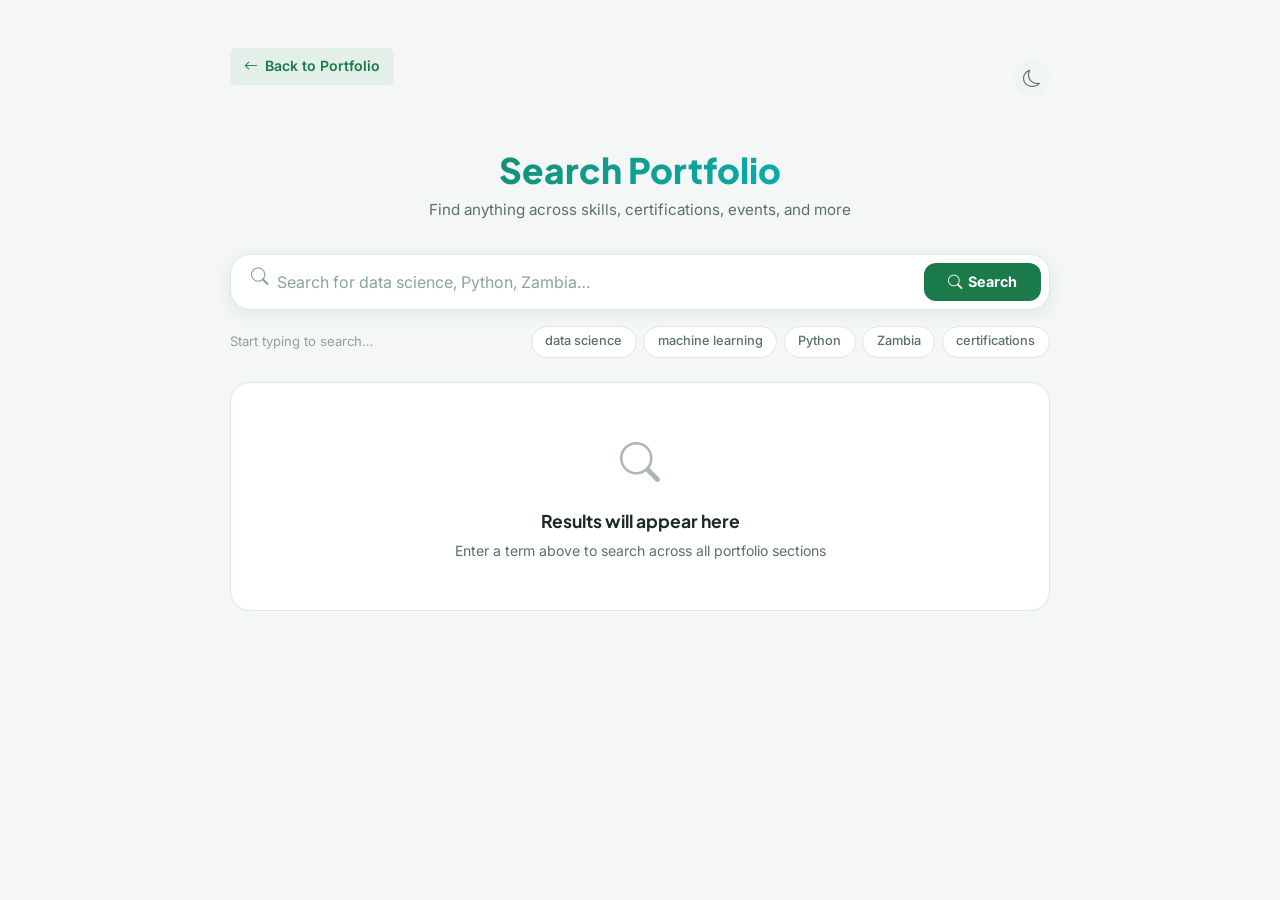
<file: search.html>
<!DOCTYPE html>
<html lang="en">
<head>
  <meta charset="UTF-8" />
  <meta name="viewport" content="width=device-width, initial-scale=1.0" />
  <meta name="theme-color" content="#1a7a4a" />
  <title>Search – Billiat Kachembo Portfolio</title>
  <meta name="description" content="Search across Billiat Kachembo's portfolio – data science projects, certifications, skills, and more." />
  <meta name="robots" content="noindex, follow" />
  <link rel="canonical" href="https://billiatkachembo.github.io/billiat-kachembo/search.html" />
  <link rel="icon" type="image/png" href="favicon.png" />
  <link rel="stylesheet" href="style.css" />
  <link rel="stylesheet" href="https://cdn.jsdelivr.net/npm/bootstrap-icons@1.11.3/font/bootstrap-icons.min.css" />
  <style>
    /* Search-page specific styles */
    .search-page { max-width: 860px; margin: 0 auto; padding: 2rem 1.25rem 4rem; }

    .search-hero { text-align: center; padding: 2.5rem 0 2rem; }
    .search-hero h1 { font-size: clamp(1.6rem, 4vw, 2.2rem); font-weight: 800; font-family: var(--font-head); }
    .search-hero p { color: var(--text-muted); font-size: 0.95rem; margin-top: 0.4rem; }

    .search-box-wrap {
      display: flex;
      gap: 0.5rem;
      background: var(--surface);
      border: 1.5px solid var(--border);
      border-radius: var(--radius-lg);
      padding: 0.5rem 0.5rem 0.5rem 1.25rem;
      box-shadow: var(--shadow);
      margin-bottom: 1rem;
      transition: box-shadow 0.25s, border-color 0.25s;
    }
    .search-box-wrap:focus-within {
      border-color: var(--primary);
      box-shadow: 0 0 0 3px rgba(26,122,74,0.15);
    }
    #search-input {
      flex: 1;
      border: none;
      background: transparent;
      font-size: 1rem;
      color: var(--text);
      font-family: var(--font-body);
      outline: none;
      padding: 0.4rem 0;
    }
    #search-input::placeholder { color: var(--text-light); }
    .search-btn {
      padding: 0.65rem 1.5rem;
      background: var(--primary);
      color: white;
      border: none;
      border-radius: var(--radius);
      font-weight: 700;
      font-size: 0.9rem;
      display: flex;
      align-items: center;
      gap: 0.4rem;
      transition: background 0.2s;
      white-space: nowrap;
    }
    .search-btn:hover { background: var(--primary-dark); }

    .search-meta {
      display: flex;
      align-items: center;
      justify-content: space-between;
      flex-wrap: wrap;
      gap: 0.5rem;
      margin-bottom: 1rem;
      font-size: 0.82rem;
      color: var(--text-light);
    }
    .suggestions { display: flex; flex-wrap: wrap; gap: 0.4rem; }
    .suggestion {
      padding: 0.3rem 0.85rem;
      background: var(--surface);
      border: 1px solid var(--border);
      border-radius: var(--radius-lg);
      font-size: 0.8rem;
      font-weight: 500;
      color: var(--text-muted);
      cursor: pointer;
      transition: all 0.2s;
    }
    .suggestion:hover { background: var(--primary); color: white; border-color: var(--primary); }

    /* Results */
    .results-list { display: flex; flex-direction: column; gap: 1rem; margin-top: 1.5rem; }
    .result-card {
      background: var(--surface);
      border: 1px solid var(--border);
      border-radius: var(--radius);
      padding: 1.25rem 1.5rem;
      box-shadow: var(--shadow-sm);
      border-left: 3px solid var(--primary);
      transition: var(--transition);
    }
    .result-card:hover { box-shadow: var(--shadow-hover); transform: translateY(-2px); }
    .result-title { font-size: 1rem; font-weight: 700; color: var(--primary); margin-bottom: 0.4rem; }
    .result-title a { color: inherit; }
    .result-title a:hover { text-decoration: underline; }
    .result-snippet { font-size: 0.88rem; color: var(--text-muted); line-height: 1.6; margin-bottom: 0.5rem; }
    .result-url { font-size: 0.78rem; color: var(--text-light); display: flex; align-items: center; gap: 0.35rem; }

    mark { background: rgba(26,122,74,0.15); color: var(--primary); border-radius: 3px; padding: 0 2px; }

    .empty-state {
      text-align: center;
      padding: 3rem 1rem;
      background: var(--surface);
      border: 1px solid var(--border);
      border-radius: var(--radius-lg);
      color: var(--text-muted);
    }
    .empty-state i { font-size: 2.5rem; margin-bottom: 1rem; display: block; opacity: 0.5; }
    .empty-state h3 { font-size: 1.1rem; margin-bottom: 0.5rem; color: var(--text); }
    .empty-state p { font-size: 0.88rem; }

    /* Loading dots */
    .loading-dots { display: flex; gap: 0.4rem; justify-content: center; padding: 2rem; }
    .loading-dots span {
      width: 10px; height: 10px; border-radius: 50%;
      background: var(--primary); opacity: 0.3;
      animation: dotPulse 1.2s ease-in-out infinite;
    }
    .loading-dots span:nth-child(2) { animation-delay: 0.2s; }
    .loading-dots span:nth-child(3) { animation-delay: 0.4s; }
    @keyframes dotPulse {
      0%, 100% { opacity: 0.3; transform: scale(0.8); }
      50% { opacity: 1; transform: scale(1); }
    }

    /* Back link */
    .back-link {
      display: inline-flex;
      align-items: center;
      gap: 0.4rem;
      font-size: 0.88rem;
      font-weight: 600;
      color: var(--primary);
      margin-bottom: 1.5rem;
      padding: 0.45rem 0.9rem;
      background: rgba(26,122,74,0.07);
      border-radius: var(--radius-sm);
      transition: background 0.2s;
    }
    .back-link:hover { background: rgba(26,122,74,0.15); }

    /* Theme toggle corner */
    .search-nav {
      display: flex;
      align-items: center;
      justify-content: space-between;
      padding: 1rem 0 0;
    }

    @media (max-width: 600px) {
      .search-box-wrap { flex-direction: column; padding: 0.75rem; }
      .search-btn { width: 100%; justify-content: center; }
      #search-input { font-size: 0.95rem; }
    }
  </style>
</head>
<body>

<div class="search-page">

  <!-- Nav bar -->
  <div class="search-nav">
    <a href="index.html" class="back-link">
      <i class="bi bi-arrow-left"></i> Back to Portfolio
    </a>
    <button id="theme-toggle" class="btn-icon" aria-label="Toggle theme">
      <i id="theme-icon" class="bi bi-moon"></i>
    </button>
  </div>

  <!-- Hero -->
  <div class="search-hero">
    <h1 class="gradient-text">Search Portfolio</h1>
    <p>Find anything across skills, certifications, events, and more</p>
  </div>

  <!-- Search box -->
  <div class="search-box-wrap">
    <i class="bi bi-search" style="color:var(--text-light); font-size:1.1rem;"></i>
    <input type="text" id="search-input" placeholder="Search for data science, Python, Zambia…" autocomplete="off" />
    <button class="search-btn" id="search-btn">
      <i class="bi bi-search"></i> Search
    </button>
  </div>

  <!-- Meta + suggestions -->
  <div class="search-meta">
    <span id="search-stats">Start typing to search…</span>
    <div class="suggestions">
      <span class="suggestion" data-q="data science">data science</span>
      <span class="suggestion" data-q="machine learning">machine learning</span>
      <span class="suggestion" data-q="Python">Python</span>
      <span class="suggestion" data-q="Zambia">Zambia</span>
      <span class="suggestion" data-q="certifications">certifications</span>
    </div>
  </div>

  <!-- Results -->
  <div class="results-list" id="results-container">
    <div class="empty-state">
      <i class="bi bi-search"></i>
      <h3>Results will appear here</h3>
      <p>Enter a term above to search across all portfolio sections</p>
    </div>
  </div>

</div>

<script>
(function () {
  // ---- Theme ----
  const icon = document.getElementById('theme-icon');
  function applyTheme(dark) {
    document.body.classList.toggle('dark', dark);
    icon.className = dark ? 'bi bi-sun' : 'bi bi-moon';
    localStorage.setItem('theme', dark ? 'dark' : 'light');
  }
  const saved = localStorage.getItem('theme');
  if (saved) applyTheme(saved === 'dark');
  else if (matchMedia('(prefers-color-scheme:dark)').matches) applyTheme(true);
  document.getElementById('theme-toggle').addEventListener('click', () => applyTheme(!document.body.classList.contains('dark')));

  // ---- Suggestions ----
  document.querySelectorAll('.suggestion').forEach(s => {
    s.addEventListener('click', () => {
      const q = s.dataset.q;
      document.getElementById('search-input').value = q;
      performSearch(q);
    });
  });

  // ---- Search index ----
  let index = null;

  async function buildIndex() {
    document.getElementById('results-container').innerHTML = '<div class="loading-dots"><span></span><span></span><span></span></div>';
    document.getElementById('search-stats').textContent = 'Loading content…';
    try {
      const res  = await fetch('index.html');
      const html = await res.text();
      const doc  = new DOMParser().parseFromString(html, 'text/html');
      const items = [];
      doc.querySelectorAll('section[id]').forEach(sec => {
        const title = (sec.querySelector('h2, h1') || {}).textContent || sec.id;
        const text  = sec.textContent.replace(/\s+/g, ' ').trim();
        if (text.length > 10) items.push({ title: title.trim(), text, url: `index.html#${sec.id}` });
      });
      index = items.map(i => ({ ...i, tl: i.title.toLowerCase(), xl: i.text.toLowerCase() }));
    } catch {
      index = [
        { title: 'About Me',       text: 'Billiat Kachembo is a Data Scientist from Zambia. Curious, analytical, always learning.',                                   url: 'index.html#about' },
        { title: 'Core Skills',    text: 'Data Analysis, Machine Learning, Innovation, Python, R, SQL, AI, Data Visualization',                                       url: 'index.html#skills' },
        { title: 'Certifications', text: 'IBM Data Science Professional Certificate, Google Data Analytics Professional Certificate, Coursera, Python, SQL, Tableau',   url: 'index.html#certifications' },
        { title: 'Education',      text: 'BSc Data Science at Kapasa Makasa University, Zambia',                                                                      url: 'index.html#education' },
        { title: 'Contact',        text: 'Lusaka Zambia, +260777771921, +260965169247, billiatkachembo1@gmail.com',                                                   url: 'index.html#contact' },
      ].map(i => ({ ...i, tl: i.title.toLowerCase(), xl: i.text.toLowerCase() }));
    }

    const params = new URLSearchParams(location.search);
    const q = params.get('q');
    if (q) { document.getElementById('search-input').value = q; performSearch(q); }
    else { document.getElementById('results-container').innerHTML = '<div class="empty-state"><i class="bi bi-search"></i><h3>Results will appear here</h3><p>Enter a term above to search across all portfolio sections</p></div>'; document.getElementById('search-stats').textContent = 'Start typing to search…'; }

    document.getElementById('search-input').addEventListener('input', debounce(e => performSearch(e.target.value.trim()), 220));
    document.getElementById('search-btn').addEventListener('click', () => performSearch(document.getElementById('search-input').value.trim()));
    document.getElementById('search-input').addEventListener('keydown', e => { if (e.key === 'Enter') performSearch(e.target.value.trim()); });
  }

  function performSearch(q) {
    const url = new URL(location); url.searchParams.set('q', q); history.replaceState({}, '', url);
    if (q.length < 2) {
      document.getElementById('results-container').innerHTML = q.length === 0
        ? '<div class="empty-state"><i class="bi bi-search"></i><h3>Results will appear here</h3><p>Enter a term above to search</p></div>'
        : '<div class="empty-state"><i class="bi bi-exclamation-circle"></i><h3>Keep typing…</h3><p>Enter at least 2 characters</p></div>';
      document.getElementById('search-stats').textContent = 'Start typing to search…';
      return;
    }
    const t0 = performance.now();
    const results = doSearch(q);
    const ms = (performance.now() - t0).toFixed(1);
    renderResults(results, q);
    document.getElementById('search-stats').textContent = `${results.length} result${results.length !== 1 ? 's' : ''} in ${ms}ms`;
  }

  function doSearch(q) {
    const term = q.toLowerCase();
    return (index || [])
      .map(item => {
        const inTitle   = item.tl.includes(term);
        const inContent = item.xl.includes(term);
        if (!inTitle && !inContent) return null;
        return { title: item.title, snippet: snippet(item.text, term, inTitle), url: item.url, score: inTitle ? 2 : 1 };
      })
      .filter(Boolean)
      .sort((a, b) => b.score - a.score);
  }

  function snippet(text, term, isTitle) {
    if (isTitle) return text.length > 160 ? text.slice(0, 160) + '…' : text;
    const idx   = text.toLowerCase().indexOf(term);
    if (idx < 0) return text.slice(0, 160) + '…';
    const start = Math.max(0, idx - 50);
    const end   = Math.min(text.length, idx + term.length + 100);
    return (start > 0 ? '…' : '') + text.slice(start, end) + (end < text.length ? '…' : '');
  }

  function hl(text, term) {
    const esc = term.replace(/[.*+?^${}()|[\]\\]/g, '\\$&');
    return text.replace(new RegExp(`(${esc})`, 'gi'), '<mark>$1</mark>');
  }

  function renderResults(results, q) {
    const container = document.getElementById('results-container');
    if (!results.length) {
      container.innerHTML = `<div class="empty-state"><i class="bi bi-search"></i><h3>No results for "${q}"</h3><p>Try different keywords</p></div>`;
      return;
    }
    container.innerHTML = '';
    const frag = document.createDocumentFragment();
    results.forEach(r => {
      const div = document.createElement('div');
      div.className = 'result-card';
      div.innerHTML = `
        <div class="result-title"><a href="${r.url}">${hl(r.title, q)}</a></div>
        <div class="result-snippet">${hl(r.snippet, q)}</div>
        <div class="result-url"><i class="bi bi-link-45deg"></i>${r.url}</div>`;
      frag.appendChild(div);
    });
    container.appendChild(frag);
  }

  function debounce(fn, delay) {
    let t;
    return (...args) => { clearTimeout(t); t = setTimeout(() => fn(...args), delay); };
  }

  buildIndex();
})();
</script>
</body>
</html>
</file>
<file: style.css>
/* =============================================
   BILLIAT KACHEMBO — PORTFOLIO STYLESHEET
   ============================================= */

/* --- Google Fonts --- */
@import url('https://fonts.googleapis.com/css2?family=Plus+Jakarta+Sans:wght@400;500;600;700;800&family=Inter:wght@300;400;500;600&display=swap');

/* --- CSS Variables --- */
:root {
  /* Colors */
  --primary:        #1a7a4a;
  --primary-light:  #21a362;
  --primary-dark:   #145e38;
  --accent:         #06c1db;
  --accent-light:   #3bd6ed;
  --danger:         #ef4444;
  --warning:        #f59e0b;

  /* Backgrounds & surfaces */
  --bg:             #f4f7f5;
  --surface:        #ffffff;
  --surface-2:      #f0f4f2;
  --border:         #dde8e2;

  /* Text */
  --text:           #1c2b22;
  --text-muted:     #5a7263;
  --text-light:     #8aa596;

  /* Shadows */
  --shadow-sm:      0 1px 4px rgba(26,122,74,0.08);
  --shadow:         0 4px 16px rgba(26,122,74,0.10);
  --shadow-lg:      0 12px 40px rgba(26,122,74,0.15);
  --shadow-hover:   0 8px 28px rgba(26,122,74,0.20);

  /* Radii */
  --radius-sm:      6px;
  --radius:         12px;
  --radius-lg:      20px;
  --radius-xl:      32px;

  /* Typography */
  --font-head:      'Plus Jakarta Sans', sans-serif;
  --font-body:      'Inter', sans-serif;

  /* Transitions */
  --transition:     all 0.25s ease;
}

/* Dark Mode Variables */
body.dark {
  --bg:             #0f1a14;
  --surface:        #1a2820;
  --surface-2:      #243320;
  --border:         #2a4035;
  --text:           #e8f0eb;
  --text-muted:     #8fba9f;
  --text-light:     #5a7a65;
  --shadow-sm:      0 1px 4px rgba(0,0,0,0.3);
  --shadow:         0 4px 16px rgba(0,0,0,0.4);
  --shadow-lg:      0 12px 40px rgba(0,0,0,0.5);
}

/* --- Reset & Base --- */
*, *::before, *::after { box-sizing: border-box; margin: 0; padding: 0; }

html { scroll-behavior: smooth; }

body {
  font-family: var(--font-body);
  background: var(--bg);
  color: var(--text);
  line-height: 1.6;
  overflow-x: hidden;
  transition: background 0.3s ease, color 0.3s ease;
}

img { max-width: 100%; height: auto; display: block; }
a { text-decoration: none; color: inherit; }
ul { list-style: none; }
button { font-family: var(--font-body); cursor: pointer; }

h1, h2, h3, h4, h5 { font-family: var(--font-head); line-height: 1.2; }

/* --- Loader --- */
.loader-wrapper {
  position: fixed;
  inset: 0;
  background: #0f1a14;
  display: flex;
  flex-direction: column;
  align-items: center;
  justify-content: center;
  z-index: 9999;
  opacity: 1;
  transition: opacity 0.8s ease;
}
.loader-wrapper.fade-out { opacity: 0; pointer-events: none; }

.infinity-loader { width: 100px; height: 50px; }
.infinity-loader path {
  stroke: var(--primary-light);
  stroke-width: 5;
  fill: none;
  stroke-linecap: round;
  stroke-dasharray: 400;
  stroke-dashoffset: 400;
  animation: drawPath 2s linear infinite;
}
@keyframes drawPath {
  0%   { stroke-dashoffset: 400; }
  50%  { stroke-dashoffset: 0; }
  100% { stroke-dashoffset: 400; }
}
.percentage-text {
  color: #d1d5db;
  font-size: 1.25rem;
  font-weight: 700;
  margin-top: 1rem;
  font-family: var(--font-head);
}

/* --- Navbar --- */
.navbar {
  position: sticky;
  top: 0;
  z-index: 1000;
  display: flex;
  align-items: center;
  justify-content: space-between;
  padding: 0.85rem 2rem;
  background: var(--surface);
  border-bottom: 1px solid var(--border);
  box-shadow: var(--shadow-sm);
  transition: var(--transition);
  gap: 1rem;
}
.nav-left { flex-shrink: 0; }
.navbar-brand {
  display: flex;
  align-items: center;
  gap: 0.5rem;
  font-family: var(--font-head);
  font-size: 1.3rem;
  font-weight: 800;
  color: var(--primary);
}
.navbar-brand i { font-size: 1.5rem; }

.nav-center { flex: 1; display: flex; justify-content: center; }
.nav-links {
  display: flex;
  align-items: center;
  gap: 0.25rem;
}
.nav-links a {
  display: flex;
  align-items: center;
  gap: 0.35rem;
  padding: 0.45rem 0.85rem;
  border-radius: var(--radius-sm);
  font-size: 0.9rem;
  font-weight: 500;
  color: var(--text-muted);
  transition: var(--transition);
}
.nav-links a:hover,
.nav-links a.active {
  color: var(--primary);
  background: rgba(26,122,74,0.08);
}

/* Dropdown */
.dropdown { position: relative; }
.dropdown-menu {
  position: absolute;
  top: calc(100% + 6px);
  left: 0;
  background: var(--surface);
  border: 1px solid var(--border);
  border-radius: var(--radius);
  padding: 0.5rem;
  min-width: 180px;
  box-shadow: var(--shadow);
  opacity: 0;
  visibility: hidden;
  transform: translateY(-6px);
  transition: var(--transition);
  z-index: 200;
}
.dropdown:hover .dropdown-menu {
  opacity: 1;
  visibility: visible;
  transform: translateY(0);
}
.dropdown-menu li a {
  display: block;
  padding: 0.5rem 0.75rem;
  border-radius: var(--radius-sm);
  font-size: 0.88rem;
  color: var(--text-muted);
}
.dropdown-menu li a:hover {
  background: rgba(26,122,74,0.08);
  color: var(--primary);
}

/* Nav Right */
.nav-right {
  display: flex;
  align-items: center;
  gap: 0.5rem;
  flex-shrink: 0;
}
.nav-social a {
  display: inline-flex;
  align-items: center;
  justify-content: center;
  width: 32px;
  height: 32px;
  border-radius: 50%;
  font-size: 1rem;
  color: var(--text-muted);
  transition: var(--transition);
}
.nav-social a:hover { color: var(--primary); background: rgba(26,122,74,0.08); }

.nav-search-link {
  display: flex;
  align-items: center;
  gap: 0.35rem;
  padding: 0.4rem 0.8rem;
  border-radius: var(--radius-sm);
  font-size: 0.88rem;
  font-weight: 500;
  color: var(--primary);
  background: rgba(26,122,74,0.08);
  transition: var(--transition);
}
.nav-search-link:hover { background: rgba(26,122,74,0.15); }

.btn-icon {
  display: flex;
  align-items: center;
  justify-content: center;
  width: 36px;
  height: 36px;
  border-radius: 50%;
  border: none;
  background: var(--surface-2);
  color: var(--text-muted);
  font-size: 1.1rem;
  transition: var(--transition);
}
.btn-icon:hover { background: rgba(26,122,74,0.1); color: var(--primary); }

/* Mobile toggle */
.mobile-toggle-container {
  display: none;
  position: fixed;
  top: 0.9rem;
  right: 1rem;
  z-index: 1900;
  gap: 0.4rem;
}
.mobile-menu-toggle {
  display: flex;
  align-items: center;
  justify-content: center;
  width: 38px;
  height: 38px;
  border-radius: var(--radius-sm);
  border: none;
  background: var(--surface);
  color: var(--text);
  font-size: 1.4rem;
  box-shadow: var(--shadow);
}

/* Mobile Drawer */
.mobile-menu {
  position: fixed;
  top: 0;
  right: -100%;
  width: min(320px, 85vw);
  height: 100%;
  background: var(--surface);
  box-shadow: -4px 0 20px rgba(0,0,0,0.15);
  transition: right 0.3s cubic-bezier(0.4,0,0.2,1);
  z-index: 2000;
  overflow-y: auto;
  padding: 1.5rem;
  display: flex;
  flex-direction: column;
  gap: 1.5rem;
}
.mobile-menu.active { right: 0; }

.mobile-menu-header {
  display: flex;
  justify-content: space-between;
  align-items: center;
}
.mobile-menu-header .navbar-brand { font-size: 1.1rem; }
.mobile-menu-close {
  display: flex;
  align-items: center;
  justify-content: center;
  width: 34px;
  height: 34px;
  border: none;
  background: var(--surface-2);
  border-radius: 50%;
  font-size: 1.2rem;
  color: var(--text);
  cursor: pointer;
}

.mobile-nav-links { display: flex; flex-direction: column; gap: 0.25rem; }
.mobile-nav-links a {
  display: flex;
  align-items: center;
  gap: 0.6rem;
  padding: 0.7rem 0.9rem;
  border-radius: var(--radius-sm);
  font-weight: 500;
  font-size: 0.95rem;
  color: var(--text-muted);
  transition: var(--transition);
}
.mobile-nav-links a:hover { color: var(--primary); background: rgba(26,122,74,0.08); }

.mobile-search-box {
  display: flex;
  gap: 0.5rem;
}
.mobile-search-box input {
  flex: 1;
  padding: 0.6rem 0.9rem;
  border: 1px solid var(--border);
  border-radius: var(--radius-sm);
  background: var(--bg);
  color: var(--text);
  font-size: 0.9rem;
}
.mobile-search-box button {
  padding: 0.6rem 1rem;
  background: var(--primary);
  color: white;
  border: none;
  border-radius: var(--radius-sm);
  font-size: 0.88rem;
  font-weight: 600;
}

.mobile-social {
  display: flex;
  gap: 0.75rem;
}
.mobile-social a {
  display: flex;
  align-items: center;
  justify-content: center;
  width: 36px;
  height: 36px;
  border-radius: 50%;
  background: var(--surface-2);
  color: var(--text-muted);
  font-size: 1rem;
  transition: var(--transition);
}
.mobile-social a:hover { background: rgba(26,122,74,0.15); color: var(--primary); }

.mobile-menu-overlay {
  position: fixed;
  inset: 0;
  background: rgba(0,0,0,0.45);
  opacity: 0;
  visibility: hidden;
  transition: 0.3s;
  z-index: 1800;
}
.mobile-menu-overlay.active { opacity: 1; visibility: visible; }
body.menu-open { overflow: hidden; }

@media (max-width: 992px) {
  .nav-center, .nav-social { display: none; }
  .mobile-toggle-container { display: flex; }
}
@media (min-width: 993px) {
  .mobile-menu, .mobile-menu-overlay, .mobile-toggle-container { display: none !important; }
}

/* --- Gradient Text Utility --- */
.gradient-text {
  background: linear-gradient(135deg, var(--primary) 0%, var(--accent) 100%);
  -webkit-background-clip: text;
  background-clip: text;
  -webkit-text-fill-color: transparent;
}

/* --- Section Headers --- */
.section-header {
  text-align: center;
  margin-bottom: 3rem;
}
.section-header h2 {
  font-size: clamp(1.8rem, 4vw, 2.5rem);
  font-weight: 800;
  margin-bottom: 0.75rem;
}
.section-header p {
  font-size: 1rem;
  color: var(--text-muted);
  max-width: 600px;
  margin: 0 auto;
}
.section-divider {
  width: 50px;
  height: 4px;
  background: linear-gradient(90deg, var(--primary), var(--accent));
  border-radius: 2px;
  margin: 0.75rem auto 0;
}

/* --- Hero --- */
.hero-section {
  position: relative;
  min-height: 100vh;
  display: flex;
  flex-direction: column;
  align-items: center;
  justify-content: center;
  overflow: hidden;
  background: radial-gradient(ellipse 80% 60% at 60% 40%, rgba(26,122,74,0.12) 0%, transparent 70%),
              radial-gradient(ellipse 60% 50% at 10% 80%, rgba(6,193,219,0.10) 0%, transparent 60%),
              var(--bg);
}
body.dark .hero-section {
  background: radial-gradient(ellipse 80% 60% at 60% 40%, rgba(26,122,74,0.18) 0%, transparent 70%),
              radial-gradient(ellipse 60% 50% at 10% 80%, rgba(6,193,219,0.12) 0%, transparent 60%),
              var(--bg);
}

/* Canvas */
.hero-canvas {
  position: absolute;
  inset: 0;
  width: 100%;
  height: 100%;
  pointer-events: none;
  z-index: 0;
}

/* Glow orbs */
.hero-orb {
  position: absolute;
  border-radius: 50%;
  filter: blur(90px);
  pointer-events: none;
  z-index: 0;
}
.hero-orb-1 {
  width: 520px; height: 520px;
  background: radial-gradient(circle, rgba(26,122,74,0.22), transparent 70%);
  top: -12%; left: -8%;
  animation: orbFloat 14s ease-in-out infinite alternate;
}
.hero-orb-2 {
  width: 420px; height: 420px;
  background: radial-gradient(circle, rgba(6,193,219,0.18), transparent 70%);
  bottom: -10%; right: -6%;
  animation: orbFloat 18s ease-in-out infinite alternate-reverse;
}
.hero-orb-3 {
  width: 280px; height: 280px;
  background: radial-gradient(circle, rgba(26,122,74,0.15), transparent 70%);
  top: 50%; right: 15%;
  animation: orbFloat 10s ease-in-out infinite alternate;
}
@keyframes orbFloat {
  from { transform: translate(0, 0) scale(1); }
  to   { transform: translate(30px, 20px) scale(1.08); }
}

/* Grid overlay */
.hero-grid-overlay {
  position: absolute;
  inset: 0;
  background-image:
    linear-gradient(rgba(26,122,74,0.06) 1px, transparent 1px),
    linear-gradient(90deg, rgba(26,122,74,0.06) 1px, transparent 1px);
  background-size: 48px 48px;
  mask-image: radial-gradient(ellipse 80% 80% at 50% 50%, black 30%, transparent 80%);
  z-index: 0;
  pointer-events: none;
}

/* Inner layout */
.hero-inner {
  position: relative;
  z-index: 2;
  display: grid;
  grid-template-columns: 1fr 420px;
  gap: 4rem;
  align-items: center;
  max-width: 1100px;
  width: 100%;
  padding: 6rem 2rem 4rem;
}

/* Text column */
.hero-text-col { display: flex; flex-direction: column; gap: 1.1rem; }

.hero-badge {
  display: inline-flex;
  align-items: center;
  gap: 0.5rem;
  padding: 0.4rem 1rem;
  background: rgba(26,122,74,0.1);
  border: 1px solid rgba(26,122,74,0.25);
  border-radius: 999px;
  font-size: 0.8rem;
  font-weight: 600;
  color: var(--primary);
  width: fit-content;
  letter-spacing: 0.02em;
}
.hero-badge-dot {
  width: 8px; height: 8px;
  background: var(--primary);
  border-radius: 50%;
  animation: pulse 2s infinite;
}
@keyframes pulse {
  0%, 100% { box-shadow: 0 0 0 0 rgba(26,122,74,0.5); }
  50%       { box-shadow: 0 0 0 5px rgba(26,122,74,0); }
}

.hero-greeting {
  font-size: clamp(1rem, 2vw, 1.2rem);
  color: var(--text-muted);
  font-weight: 500;
}
.hero-title {
  font-family: var(--font-head);
  font-size: clamp(3.2rem, 7vw, 5.5rem);
  font-weight: 800;
  line-height: 1.0;
  background: linear-gradient(135deg, var(--primary) 0%, var(--accent) 60%, var(--primary-light) 100%);
  -webkit-background-clip: text;
  background-clip: text;
  -webkit-text-fill-color: transparent;
  letter-spacing: -0.02em;
}
.typewriter-cursor {
  display: inline-block;
  width: 3px;
  height: 0.85em;
  background: var(--primary);
  animation: blink 0.7s steps(1) infinite;
  margin-left: 3px;
  vertical-align: middle;
  border-radius: 2px;
}
@keyframes blink { 0%, 100% { opacity: 1; } 50% { opacity: 0; } }

.hero-role {
  font-size: clamp(0.88rem, 1.5vw, 1rem);
  font-weight: 600;
  color: var(--text-muted);
  letter-spacing: 0.04em;
  text-transform: uppercase;
}
.hero-role-sep { color: var(--accent); margin: 0 0.35rem; }

.hero-subtitle {
  font-size: clamp(0.92rem, 1.6vw, 1.05rem);
  color: var(--text-muted);
  max-width: 480px;
  line-height: 1.7;
}

/* CTA buttons */
.hero-cta-row { display: flex; gap: 0.75rem; flex-wrap: wrap; margin-top: 0.5rem; }
.hero-btn-primary {
  padding: 0.8rem 1.8rem;
  background: var(--primary);
  color: white;
  border-radius: var(--radius-sm);
  font-weight: 700;
  font-size: 0.9rem;
  transition: var(--transition);
  box-shadow: 0 4px 20px rgba(26,122,74,0.35);
}
.hero-btn-primary:hover {
  background: var(--primary-dark);
  transform: translateY(-2px);
  box-shadow: 0 8px 28px rgba(26,122,74,0.45);
}
.hero-btn-ghost {
  padding: 0.8rem 1.8rem;
  border: 1.5px solid var(--border);
  color: var(--text);
  border-radius: var(--radius-sm);
  font-weight: 700;
  font-size: 0.9rem;
  transition: var(--transition);
  background: var(--surface);
}
.hero-btn-ghost:hover {
  border-color: var(--primary);
  color: var(--primary);
  background: rgba(26,122,74,0.06);
  transform: translateY(-2px);
}

/* Stats row */
.hero-stats {
  display: flex;
  align-items: center;
  gap: 1.5rem;
  margin-top: 0.5rem;
}
.hero-stat { display: flex; flex-direction: column; gap: 0.1rem; }
.hero-stat strong {
  font-size: 1.5rem;
  font-weight: 800;
  font-family: var(--font-head);
  background: linear-gradient(135deg, var(--primary), var(--accent));
  -webkit-background-clip: text;
  background-clip: text;
  -webkit-text-fill-color: transparent;
  line-height: 1;
}
.hero-stat span { font-size: 0.75rem; color: var(--text-light); font-weight: 500; text-transform: uppercase; letter-spacing: 0.04em; }
.hero-stat-div { width: 1px; height: 36px; background: var(--border); }

/* Photo column */
.hero-photo-col {
  position: relative;
  display: flex;
  align-items: center;
  justify-content: center;
  height: 420px;
}

/* Ring */
.hero-photo-ring {
  position: relative;
  width: 300px;
  height: 300px;
}
.hero-photo-ring::before {
  content: '';
  position: absolute;
  inset: -14px;
  border-radius: 50%;
  background: conic-gradient(
    from 0deg,
    var(--primary) 0%,
    var(--accent) 30%,
    transparent 50%,
    var(--primary-light) 70%,
    var(--primary) 100%
  );
  animation: spinRing 8s linear infinite;
  z-index: 0;
}
.hero-photo-ring::after {
  content: '';
  position: absolute;
  inset: -10px;
  border-radius: 50%;
  background: var(--bg);
  z-index: 1;
}
@keyframes spinRing { to { transform: rotate(360deg); } }

.hero-photo-ring-inner {
  position: relative;
  z-index: 2;
  width: 100%;
  height: 100%;
  border-radius: 50%;
  overflow: hidden;
  box-shadow: 0 20px 60px rgba(26,122,74,0.25), 0 0 0 4px var(--surface);
}
.hero-photo {
  width: 100%;
  height: 100%;
  object-fit: cover;
  border-radius: 50%;
}

/* Orbiting dot */
.hero-orbit-dot {
  position: absolute;
  top: 50%; left: 50%;
  width: 100%;
  height: 100%;
  margin: -50% 0 0 -50%;
  animation: orbit 8s linear infinite;
  pointer-events: none;
  z-index: 3;
}
.hero-orbit-dot::after {
  content: '';
  position: absolute;
  top: -6px; left: 50%;
  width: 12px; height: 12px;
  background: var(--accent);
  border-radius: 50%;
  box-shadow: 0 0 12px var(--accent);
  transform: translateX(-50%);
}
@keyframes orbit { to { transform: rotate(360deg); } }

/* Floating badges */
.hero-float-badge {
  position: absolute;
  display: flex;
  align-items: center;
  gap: 0.4rem;
  padding: 0.5rem 0.9rem;
  background: var(--surface);
  border: 1px solid var(--border);
  border-radius: var(--radius);
  font-size: 0.78rem;
  font-weight: 700;
  color: var(--text);
  box-shadow: var(--shadow);
  white-space: nowrap;
  z-index: 4;
}
.hero-float-badge i { color: var(--primary); font-size: 0.9rem; }
.hero-float-1 { top: 5%;   left: -10%; animation: floatA 5s ease-in-out infinite; }
.hero-float-2 { top: 18%;  right: -8%; animation: floatB 6s ease-in-out infinite; }
.hero-float-3 { bottom: 18%; left: -12%; animation: floatA 7s ease-in-out infinite 1s; }
.hero-float-4 { bottom: 5%;  right: -5%; animation: floatB 5.5s ease-in-out infinite 0.5s; }

@keyframes floatA {
  0%, 100% { transform: translateY(0); }
  50%       { transform: translateY(-8px); }
}
@keyframes floatB {
  0%, 100% { transform: translateY(0); }
  50%       { transform: translateY(8px); }
}

/* Scroll hint */
.hero-scroll-hint {
  position: absolute;
  bottom: 2rem;
  left: 50%;
  transform: translateX(-50%);
  display: flex;
  flex-direction: column;
  align-items: center;
  gap: 0.4rem;
  z-index: 2;
  font-size: 0.72rem;
  font-weight: 600;
  text-transform: uppercase;
  letter-spacing: 0.1em;
  color: var(--text-light);
  text-decoration: none;
  transition: color 0.2s;
}
.hero-scroll-hint:hover { color: var(--primary); }
.hero-scroll-line {
  width: 1.5px;
  height: 40px;
  background: var(--border);
  border-radius: 2px;
  overflow: hidden;
  position: relative;
}
.hero-scroll-dot {
  width: 100%;
  height: 12px;
  background: var(--primary);
  border-radius: 2px;
  animation: scrollDrop 1.6s ease-in-out infinite;
}
@keyframes scrollDrop {
  0%   { transform: translateY(-12px); opacity: 0; }
  30%  { opacity: 1; }
  100% { transform: translateY(40px); opacity: 0; }
}

/* Hero responsive */
@media (max-width: 900px) {
  .hero-inner {
    grid-template-columns: 1fr;
    text-align: center;
    gap: 2.5rem;
    padding: 5rem 1.25rem 3rem;
  }
  .hero-text-col { align-items: center; }
  .hero-badge { margin: 0 auto; }
  .hero-subtitle { margin: 0 auto; }
  .hero-stats { justify-content: center; }
  .hero-cta-row { justify-content: center; }
  .hero-photo-col { height: 340px; }
  .hero-photo-ring { width: 240px; height: 240px; }
  .hero-float-1 { top: 0;    left: 0; }
  .hero-float-2 { top: 0;    right: 0; }
  .hero-float-3 { bottom: 0; left: 0; }
  .hero-float-4 { bottom: 0; right: 0; }
}
@media (max-width: 480px) {
  .hero-title { font-size: clamp(2.6rem, 12vw, 3.5rem); }
  .hero-photo-col { height: 280px; }
  .hero-photo-ring { width: 200px; height: 200px; }
  .hero-float-badge { font-size: 0.7rem; padding: 0.4rem 0.7rem; }
  .hero-stats { gap: 1rem; }
  .hero-stat strong { font-size: 1.25rem; }
  .hero-scroll-hint { display: none; }
}


/* --- About Section --- */
.about-section {
  max-width: 1100px;
  margin: 4rem auto;
  padding: 3rem 2rem;
}
.about-grid {
  display: grid;
  grid-template-columns: 240px 1fr;
  gap: 3rem;
  align-items: start;
  margin-top: 2.5rem;
}
.about-photo {
  display: flex;
  flex-direction: column;
  align-items: center;
  gap: 0.75rem;
}
.photo-frame {
  width: 200px;
  height: 200px;
  border-radius: var(--radius-lg);
  overflow: hidden;
  border: 3px solid var(--border);
  box-shadow: var(--shadow);
  transition: var(--transition);
  position: relative;
}
.photo-frame img {
  width: 100%;
  height: 100%;
  object-fit: cover;
  transition: transform 0.4s ease;
}
.photo-frame:hover img { transform: scale(1.06); }
.caption {
  font-size: 0.88rem;
  font-weight: 600;
  color: var(--primary);
  letter-spacing: 0.05em;
  text-transform: uppercase;
}

.info-grid {
  display: grid;
  grid-template-columns: repeat(auto-fill, minmax(200px, 1fr));
  gap: 0.75rem;
}
.info-card {
  display: flex;
  align-items: flex-start;
  gap: 0.6rem;
  padding: 0.85rem 1rem;
  background: var(--surface);
  border: 1px solid var(--border);
  border-radius: var(--radius);
  box-shadow: var(--shadow-sm);
  transition: var(--transition);
}
.info-card:hover { box-shadow: var(--shadow); transform: translateY(-2px); }
.info-icon {
  width: 32px;
  height: 32px;
  border-radius: var(--radius-sm);
  background: rgba(26,122,74,0.1);
  display: flex;
  align-items: center;
  justify-content: center;
  font-size: 0.9rem;
  color: var(--primary);
  flex-shrink: 0;
}
.info-card h4 {
  font-size: 0.75rem;
  font-weight: 700;
  text-transform: uppercase;
  letter-spacing: 0.05em;
  color: var(--text-light);
  margin-bottom: 0.15rem;
}
.info-card p {
  font-size: 0.88rem;
  color: var(--text);
  font-weight: 500;
}

/* --- Skills Section --- */
.skills-section {
  max-width: 900px;
  margin: 0 auto;
  padding: 3rem 2rem;
}
.skills-grid {
  display: grid;
  grid-template-columns: repeat(auto-fit, minmax(240px, 1fr));
  gap: 1.25rem;
  margin-top: 2.5rem;
}
.skill-card {
  background: var(--surface);
  border: 1px solid var(--border);
  border-radius: var(--radius-lg);
  padding: 2rem 1.5rem;
  text-align: center;
  box-shadow: var(--shadow-sm);
  transition: var(--transition);
  position: relative;
  overflow: hidden;
}
.skill-card::before {
  content: '';
  position: absolute;
  top: 0;
  left: 0;
  right: 0;
  height: 3px;
  background: linear-gradient(90deg, var(--primary), var(--accent));
  transform: scaleX(0);
  transition: transform 0.3s ease;
}
.skill-card:hover::before { transform: scaleX(1); }
.skill-card:hover { transform: translateY(-5px); box-shadow: var(--shadow-hover); }
.skill-emoji {
  font-size: 2.5rem;
  margin-bottom: 1rem;
  display: block;
}
.skill-card h4 {
  font-size: 1.1rem;
  font-weight: 700;
  color: var(--text);
  margin-bottom: 0.5rem;
}
.skill-card p { font-size: 0.88rem; color: var(--text-muted); line-height: 1.5; }

/* --- Video Section --- */
.video-section {
  max-width: 700px;
  margin: 0 auto 2rem;
  padding: 0 2rem;
  text-align: center;
}
.video-card {
  background: var(--surface);
  border: 1px solid var(--border);
  border-radius: var(--radius-lg);
  padding: 2rem;
  box-shadow: var(--shadow-sm);
}
.video-card strong {
  display: block;
  font-size: 1rem;
  font-weight: 700;
  margin-bottom: 0.4rem;
  color: var(--text);
}
.video-card p { font-size: 0.88rem; color: var(--text-muted); margin-bottom: 1.25rem; }
.btn-toggle-video {
  display: inline-flex;
  align-items: center;
  gap: 0.4rem;
  padding: 0.55rem 1.25rem;
  background: var(--surface-2);
  border: 1.5px solid var(--border);
  border-radius: var(--radius-sm);
  font-size: 0.88rem;
  font-weight: 600;
  color: var(--primary);
  transition: var(--transition);
  margin-bottom: 1rem;
}
.btn-toggle-video:hover { background: var(--primary); color: white; border-color: var(--primary); }
#videoContainer {
  display: none;
  border-radius: var(--radius);
  overflow: hidden;
}
#videoContainer video { width: 100%; border-radius: var(--radius); display: block; }

/* --- Sub-menu Navigation --- */
.sub-menu-section { padding: 2rem 1rem; }
.sub-menu-tabs {
  display: flex;
  align-items: center;
  justify-content: center;
  flex-wrap: wrap;
  gap: 0.5rem;
  max-width: 900px;
  margin: 0 auto;
  background: var(--surface);
  border: 1px solid var(--border);
  border-radius: var(--radius-xl);
  padding: 0.5rem;
  box-shadow: var(--shadow-sm);
  position: relative;
}
.sub-menu-tab {
  display: inline-flex;
  align-items: center;
  gap: 0.4rem;
  padding: 0.6rem 1.2rem;
  border-radius: var(--radius-lg);
  font-size: 0.88rem;
  font-weight: 600;
  color: var(--text-muted);
  text-decoration: none;
  transition: var(--transition);
  white-space: nowrap;
  position: relative;
  z-index: 1;
}
.sub-menu-tab:hover { color: var(--primary); }
.sub-menu-tab.active {
  background: var(--primary);
  color: white;
  box-shadow: 0 4px 12px rgba(26,122,74,0.35);
}
.sub-menu-tab i { font-size: 0.95rem; }

/* Tab Content */
.section-tab-content { display: none; }
.section-tab-content.visible { display: block; }

/* --- Features (Mindset & Methods) --- */
.features-section {
  max-width: 1100px;
  margin: 0 auto;
  padding: 2.5rem 2rem;
}
.features-grid {
  display: grid;
  grid-template-columns: repeat(auto-fill, minmax(140px, 1fr));
  gap: 1rem;
  margin-top: 2.5rem;
}
.feature-box {
  display: flex;
  flex-direction: column;
  align-items: center;
  gap: 0.5rem;
  padding: 1.25rem 0.75rem;
  background: var(--surface);
  border: 1px solid var(--border);
  border-radius: var(--radius);
  text-align: center;
  font-size: 0.85rem;
  font-weight: 600;
  color: var(--text-muted);
  transition: var(--transition);
  box-shadow: var(--shadow-sm);
}
.feature-box:hover {
  transform: translateY(-4px);
  box-shadow: var(--shadow-hover);
  color: var(--primary);
  border-color: var(--primary);
}
.feature-box i { font-size: 1.6rem; transition: transform 0.3s ease; }
.feature-box:hover i { transform: scale(1.2) rotate(-5deg); }

/* --- Activity (Events) --- */
.activity-section {
  max-width: 1100px;
  margin: 0 auto;
  padding: 2.5rem 2rem;
}
.activity-grid {
  display: grid;
  grid-template-columns: repeat(auto-fill, minmax(300px, 1fr));
  gap: 1.5rem;
  margin-top: 2.5rem;
}
.activity-card {
  background: var(--surface);
  border: 1px solid var(--border);
  border-radius: var(--radius-lg);
  overflow: hidden;
  box-shadow: var(--shadow-sm);
  transition: var(--transition);
}
.activity-card:hover { transform: translateY(-5px); box-shadow: var(--shadow-hover); }
.activity-img { position: relative; height: 180px; overflow: hidden; }
.activity-img img {
  width: 100%;
  height: 100%;
  object-fit: cover;
  transition: transform 0.4s ease;
}
.activity-card:hover .activity-img img { transform: scale(1.06); }
.activity-tag {
  position: absolute;
  top: 0.75rem;
  left: 0.75rem;
  padding: 0.25rem 0.75rem;
  background: var(--primary);
  color: white;
  font-size: 0.72rem;
  font-weight: 700;
  border-radius: var(--radius-lg);
  text-transform: uppercase;
  letter-spacing: 0.04em;
}
.activity-body { padding: 1.25rem 1.5rem; }
.activity-title {
  font-size: 1rem;
  font-weight: 700;
  color: var(--text);
  margin-bottom: 0.35rem;
}
.activity-date {
  font-size: 0.8rem;
  color: var(--accent);
  font-weight: 600;
  margin-bottom: 0.6rem;
  display: flex;
  align-items: center;
  gap: 0.35rem;
}
.activity-body p { font-size: 0.85rem; color: var(--text-muted); line-height: 1.6; }

/* --- Newsletter --- */
.newsletter-section {
  max-width: 900px;
  margin: 0 auto;
  padding: 2.5rem 2rem;
  text-align: center;
}
.newsletter-intro { color: var(--text-muted); font-size: 0.95rem; line-height: 1.7; margin-bottom: 2rem; max-width: 600px; margin-left: auto; margin-right: auto; }
.newsletter-form-card {
  background: var(--surface);
  border: 1px solid var(--border);
  border-radius: var(--radius-lg);
  padding: 2rem;
  max-width: 480px;
  margin: 0 auto 2.5rem;
  box-shadow: var(--shadow);
}
.newsletter-input-wrap { display: flex; gap: 0.5rem; }
.newsletter-input {
  flex: 1;
  padding: 0.85rem 1.1rem;
  border: 1.5px solid var(--border);
  border-radius: var(--radius-sm);
  background: var(--bg);
  color: var(--text);
  font-size: 0.95rem;
  transition: var(--transition);
}
.newsletter-input:focus {
  outline: none;
  border-color: var(--primary);
  box-shadow: 0 0 0 3px rgba(26,122,74,0.15);
}
.btn-subscribe {
  padding: 0.85rem 1.5rem;
  background: var(--primary);
  color: white;
  border: none;
  border-radius: var(--radius-sm);
  font-weight: 700;
  font-size: 0.9rem;
  transition: var(--transition);
  white-space: nowrap;
}
.btn-subscribe:hover { background: var(--primary-dark); transform: translateY(-1px); }
.newsletter-note {
  font-size: 0.8rem;
  color: var(--text-light);
  margin-top: 0.75rem;
}
#newsletter-msg {
  font-size: 0.9rem;
  font-weight: 600;
  margin-top: 0.5rem;
  min-height: 1.2em;
}

.benefits-grid {
  display: grid;
  grid-template-columns: repeat(auto-fill, minmax(200px, 1fr));
  gap: 1rem;
  margin-top: 2rem;
}
.benefit-box {
  background: var(--surface);
  border: 1px solid var(--border);
  border-radius: var(--radius);
  padding: 1.25rem 1rem;
  text-align: center;
  box-shadow: var(--shadow-sm);
  transition: var(--transition);
}
.benefit-box:hover { transform: translateY(-3px); box-shadow: var(--shadow); }
.benefit-box i, .benefit-box .b-icon { font-size: 1.75rem; margin-bottom: 0.5rem; display: block; }
.benefit-box h4 { font-size: 0.88rem; font-weight: 700; color: var(--text); margin-bottom: 0.25rem; }
.benefit-box p { font-size: 0.8rem; color: var(--text-muted); }

/* --- Contact --- */
.contact-section {
  max-width: 800px;
  margin: 0 auto;
  padding: 2.5rem 2rem;
}
.contact-grid {
  display: grid;
  grid-template-columns: 1fr 1fr;
  gap: 2rem;
  margin-top: 2.5rem;
}
.contact-form { display: flex; flex-direction: column; gap: 1rem; }
.form-group { display: flex; flex-direction: column; gap: 0.35rem; }
.form-group label { font-size: 0.83rem; font-weight: 700; color: var(--text-muted); text-transform: uppercase; letter-spacing: 0.04em; }
.form-group input,
.form-group textarea {
  padding: 0.85rem 1rem;
  border: 1.5px solid var(--border);
  border-radius: var(--radius-sm);
  background: var(--bg);
  color: var(--text);
  font-size: 0.95rem;
  font-family: var(--font-body);
  transition: var(--transition);
}
.form-group input:focus,
.form-group textarea:focus {
  outline: none;
  border-color: var(--primary);
  box-shadow: 0 0 0 3px rgba(26,122,74,0.12);
}
.form-group textarea { resize: vertical; min-height: 120px; }
.btn-send {
  padding: 0.9rem 2rem;
  background: var(--primary);
  color: white;
  border: none;
  border-radius: var(--radius-sm);
  font-weight: 700;
  font-size: 0.95rem;
  transition: var(--transition);
  align-self: flex-start;
}
.btn-send:hover { background: var(--primary-dark); transform: translateY(-2px); box-shadow: 0 4px 16px rgba(26,122,74,0.3); }
#contact-msg { font-size: 0.9rem; font-weight: 600; min-height: 1.2em; }

.contact-info { display: flex; flex-direction: column; gap: 1.25rem; padding-top: 0.5rem; }
.contact-info-item {
  display: flex;
  align-items: flex-start;
  gap: 0.75rem;
  padding: 1rem;
  background: var(--surface);
  border: 1px solid var(--border);
  border-radius: var(--radius);
  box-shadow: var(--shadow-sm);
}
.contact-info-icon {
  width: 36px;
  height: 36px;
  border-radius: var(--radius-sm);
  background: rgba(26,122,74,0.1);
  display: flex;
  align-items: center;
  justify-content: center;
  color: var(--primary);
  font-size: 1rem;
  flex-shrink: 0;
}
.contact-info-item h4 { font-size: 0.75rem; font-weight: 700; text-transform: uppercase; color: var(--text-light); letter-spacing: 0.04em; margin-bottom: 0.2rem; }
.contact-info-item p, .contact-info-item a {
  font-size: 0.9rem;
  color: var(--text);
  font-weight: 500;
}
.contact-info-item a:hover { color: var(--primary); }

/* --- Education --- */
.education-section {
  max-width: 900px;
  margin: 0 auto;
  padding: 2.5rem 2rem;
}
.education-card {
  background: var(--surface);
  border: 1px solid var(--border);
  border-radius: var(--radius-lg);
  padding: 1.75rem;
  box-shadow: var(--shadow-sm);
  margin-top: 2.5rem;
  border-top: 4px solid var(--primary);
}
.education-card p { font-size: 0.95rem; color: var(--text-muted); margin-bottom: 1.5rem; }

.btn-map-toggle {
  display: inline-flex;
  align-items: center;
  gap: 0.5rem;
  padding: 0.6rem 1.25rem;
  border: 1.5px solid var(--primary);
  background: transparent;
  color: var(--primary);
  border-radius: var(--radius-lg);
  font-size: 0.88rem;
  font-weight: 700;
  transition: var(--transition);
  margin-bottom: 1.25rem;
}
.btn-map-toggle:hover { background: var(--primary); color: white; }
.map-wrapper { border-radius: var(--radius); overflow: hidden; display: none; }
.map-wrapper.open { display: block; animation: fadeSlide 0.35s ease; }
.map-wrapper iframe { width: 100%; height: 400px; border: 0; display: block; }
@keyframes fadeSlide {
  from { opacity: 0; transform: translateY(-8px); }
  to { opacity: 1; transform: translateY(0); }
}

/* --- Certifications --- */
.certifications-section {
  max-width: 1000px;
  margin: 0 auto;
  padding: 2.5rem 2rem;
}
.certifications-grid {
  display: grid;
  grid-template-columns: repeat(auto-fill, minmax(360px, 1fr));
  gap: 1.5rem;
  margin-top: 2.5rem;
}
.cert-card {
  background: var(--surface);
  border: 1px solid var(--border);
  border-radius: var(--radius-lg);
  padding: 1.75rem;
  box-shadow: var(--shadow-sm);
  transition: var(--transition);
  border-left: 4px solid var(--accent);
  position: relative;
  overflow: hidden;
}
.cert-card:hover { transform: translateY(-4px); box-shadow: var(--shadow-hover); }
.cert-header {
  display: flex;
  justify-content: space-between;
  align-items: flex-start;
  margin-bottom: 1.25rem;
  gap: 0.75rem;
}
.cert-title { font-size: 1rem; font-weight: 700; color: var(--text); margin-bottom: 0.3rem; }
.cert-platform {
  display: flex;
  align-items: center;
  gap: 0.35rem;
  font-size: 0.82rem;
  color: var(--text-muted);
}
.cert-date {
  background: var(--primary);
  color: white;
  padding: 0.25rem 0.75rem;
  border-radius: var(--radius-lg);
  font-size: 0.75rem;
  font-weight: 700;
  white-space: nowrap;
  flex-shrink: 0;
}
.cert-skills { display: flex; flex-wrap: wrap; gap: 0.4rem; margin: 1rem 0 1.25rem; }
.skill-pill {
  background: rgba(26,122,74,0.1);
  color: var(--primary);
  border: 1px solid rgba(26,122,74,0.2);
  padding: 0.2rem 0.65rem;
  border-radius: var(--radius-lg);
  font-size: 0.75rem;
  font-weight: 600;
}
.cert-link {
  display: inline-flex;
  align-items: center;
  gap: 0.4rem;
  padding: 0.5rem 1rem;
  background: var(--primary);
  color: white;
  border-radius: var(--radius-sm);
  font-size: 0.82rem;
  font-weight: 700;
  transition: var(--transition);
}
.cert-link:hover { background: var(--primary-dark); transform: translateY(-1px); }

/* --- Footer --- */
.footer {
  margin-top: 4rem;
  background: var(--surface);
  border-top: 1px solid var(--border);
  padding: 3rem 2rem 2rem;
  text-align: center;
}
.footer-socials {
  display: flex;
  align-items: center;
  justify-content: center;
  gap: 0.75rem;
  margin-bottom: 1.5rem;
}
.footer-socials a {
  display: flex;
  align-items: center;
  justify-content: center;
  width: 40px;
  height: 40px;
  border-radius: 50%;
  border: 1.5px solid var(--border);
  color: var(--text-muted);
  font-size: 1.1rem;
  transition: var(--transition);
}
.footer-socials a:hover {
  background: var(--primary);
  color: white;
  border-color: var(--primary);
  transform: translateY(-3px);
  box-shadow: 0 4px 12px rgba(26,122,74,0.3);
}
.footer-bottom {
  font-size: 0.82rem;
  color: var(--text-light);
  padding-top: 1rem;
  border-top: 1px solid var(--border);
  margin-top: 1rem;
}

/* --- Scroll to Top --- */
.scroll-top-btn {
  position: fixed;
  bottom: 2rem;
  right: 2rem;
  width: 44px;
  height: 44px;
  border-radius: 50%;
  background: var(--primary);
  color: white;
  border: none;
  font-size: 1.1rem;
  display: flex;
  align-items: center;
  justify-content: center;
  box-shadow: 0 4px 16px rgba(26,122,74,0.35);
  cursor: pointer;
  opacity: 0;
  visibility: hidden;
  transform: translateY(12px);
  transition: var(--transition);
  z-index: 999;
}
.scroll-top-btn.show { opacity: 1; visibility: visible; transform: translateY(0); }
.scroll-top-btn:hover { background: var(--primary-dark); transform: translateY(-2px); }

/* --- Dark mode specific overrides --- */
body.dark .navbar { background: var(--surface); }
body.dark .skill-card, body.dark .info-card, body.dark .feature-box,
body.dark .activity-card, body.dark .benefit-box, body.dark .cert-card,
body.dark .education-card, body.dark .contact-info-item,
body.dark .newsletter-form-card, body.dark .video-card {
  background: var(--surface);
  border-color: var(--border);
}
body.dark .form-group input,
body.dark .form-group textarea,
body.dark .newsletter-input {
  background: var(--surface-2);
  border-color: var(--border);
  color: var(--text);
}
body.dark .mobile-menu { background: var(--surface); }
body.dark .mobile-search-box input { background: var(--surface-2); color: var(--text); }
body.dark .hero-icon-circle { background: var(--surface); border-color: var(--border); }
body.dark .sub-menu-tabs { background: var(--surface); border-color: var(--border); }
body.dark .footer { background: var(--surface); }
body.dark .dropdown-menu { background: var(--surface); border-color: var(--border); }

/* --- Utility: Wrapper --- */
.section-wrapper {
  background: var(--surface);
  border-radius: var(--radius-lg);
  box-shadow: var(--shadow-sm);
  border: 1px solid var(--border);
  overflow: hidden;
  max-width: 1100px;
  margin: 1.5rem auto;
}

/* --- Responsive --- */
@media (max-width: 768px) {
  .navbar { padding: 0.75rem 1rem; }
  .hero-section { padding: 4rem 1rem 3rem; }
  .hero-title { font-size: clamp(2.5rem, 12vw, 4rem); }
  .hero-icons { gap: 1rem; }
  .hero-icon-circle { width: 48px; height: 48px; font-size: 1.2rem; }
  .about-grid { grid-template-columns: 1fr; gap: 2rem; }
  .about-photo { margin: 0 auto; }
  .info-grid { grid-template-columns: repeat(2, 1fr); }
  .about-section, .skills-section, .features-section, .activity-section,
  .newsletter-section, .contact-section, .education-section, .certifications-section {
    padding: 2rem 1rem;
  }
  .skills-grid { grid-template-columns: 1fr; }
  .activity-grid { grid-template-columns: 1fr; }
  .contact-grid { grid-template-columns: 1fr; }
  .certifications-grid { grid-template-columns: 1fr; }
  .features-grid { grid-template-columns: repeat(3, 1fr); gap: 0.75rem; }
  .sub-menu-tabs { gap: 0.35rem; padding: 0.4rem; }
  .sub-menu-tab { padding: 0.5rem 0.8rem; font-size: 0.78rem; }
  .sub-menu-tab i { display: none; }
  .newsletter-input-wrap { flex-direction: column; }
  .btn-subscribe { width: 100%; }
  .btn-send { width: 100%; align-self: stretch; text-align: center; }
  .footer-socials { flex-wrap: wrap; gap: 0.5rem; }
  .scroll-top-btn { bottom: 1rem; right: 1rem; width: 38px; height: 38px; }
  body { overflow-x: hidden; }
}

@media (max-width: 480px) {
  .info-grid { grid-template-columns: 1fr; }
  .features-grid { grid-template-columns: repeat(2, 1fr); }
  .benefits-grid { grid-template-columns: repeat(2, 1fr); }
  .hero-icon-item span { display: none; }
  .hero-icon-circle { width: 44px; height: 44px; }
}

@media (max-width: 380px) {
  .sub-menu-tab span { display: none; }
  .sub-menu-tab i { display: block; }
}
</file>
